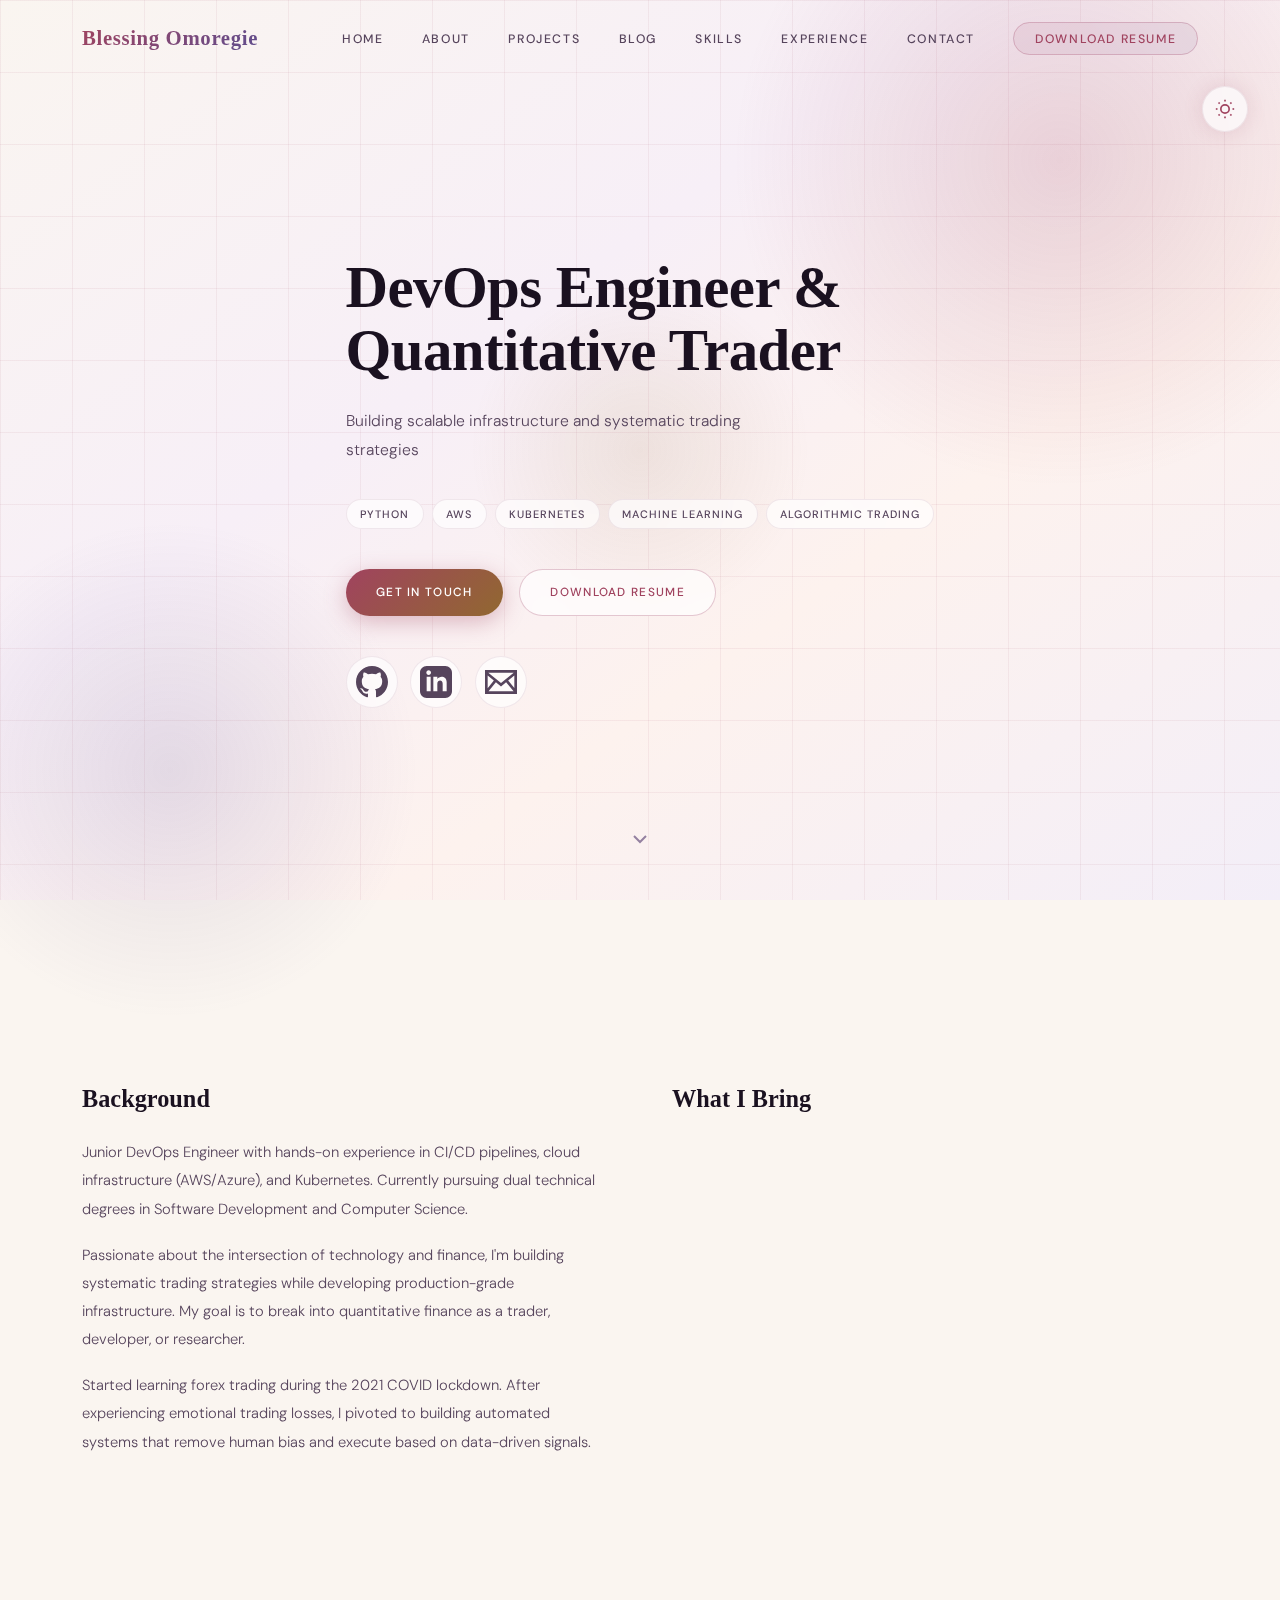
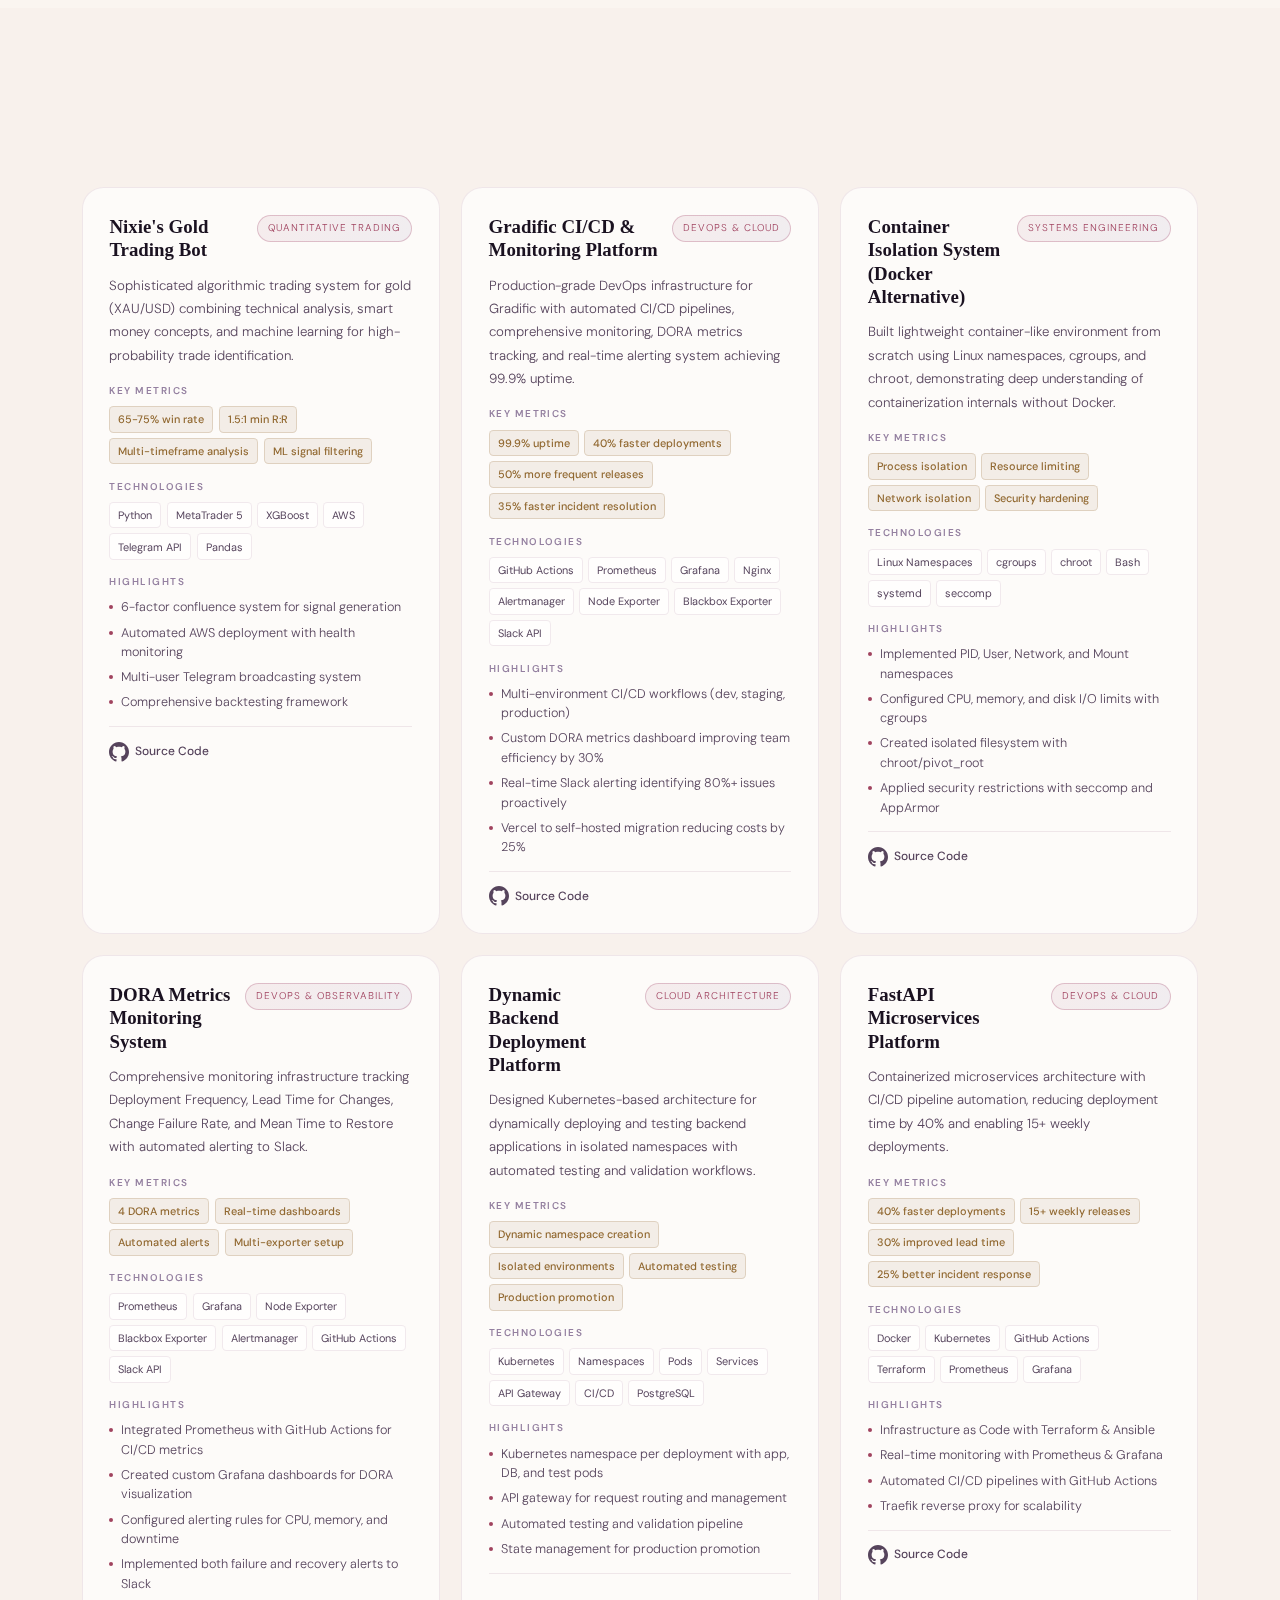
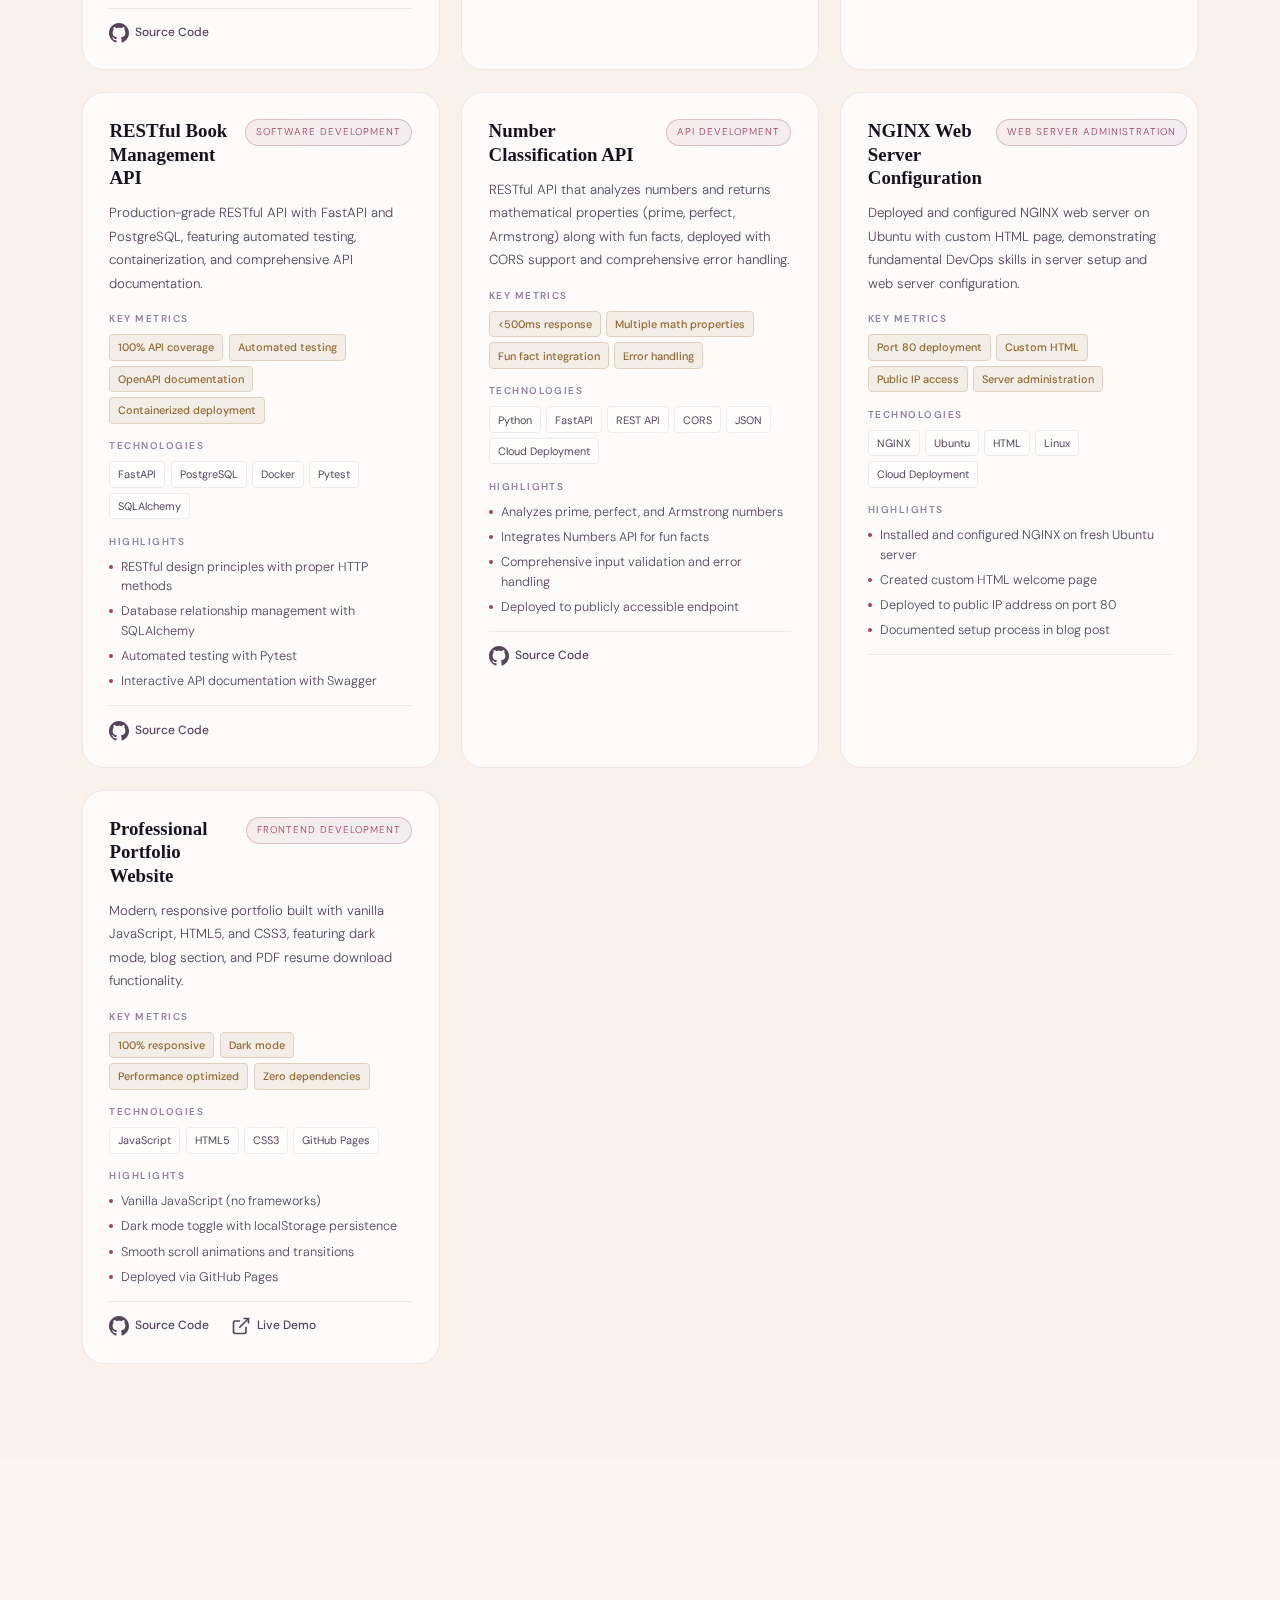
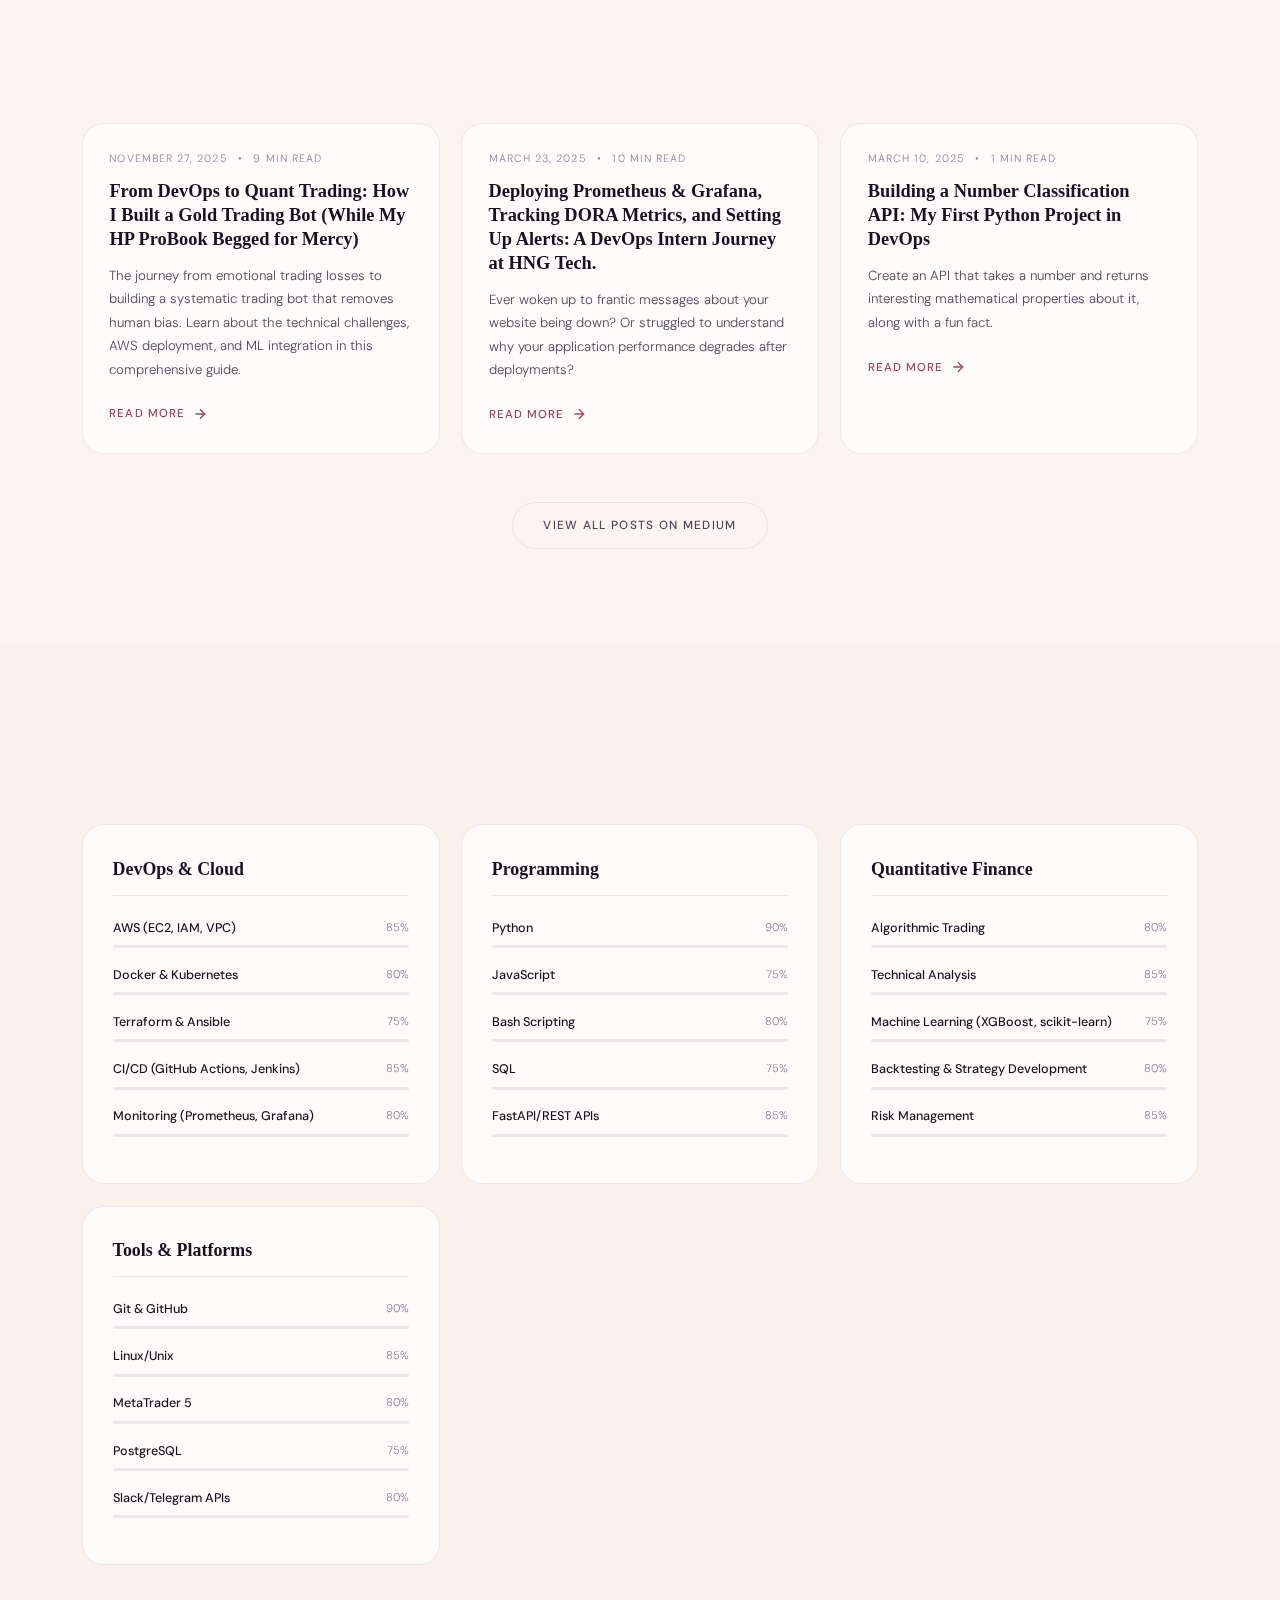
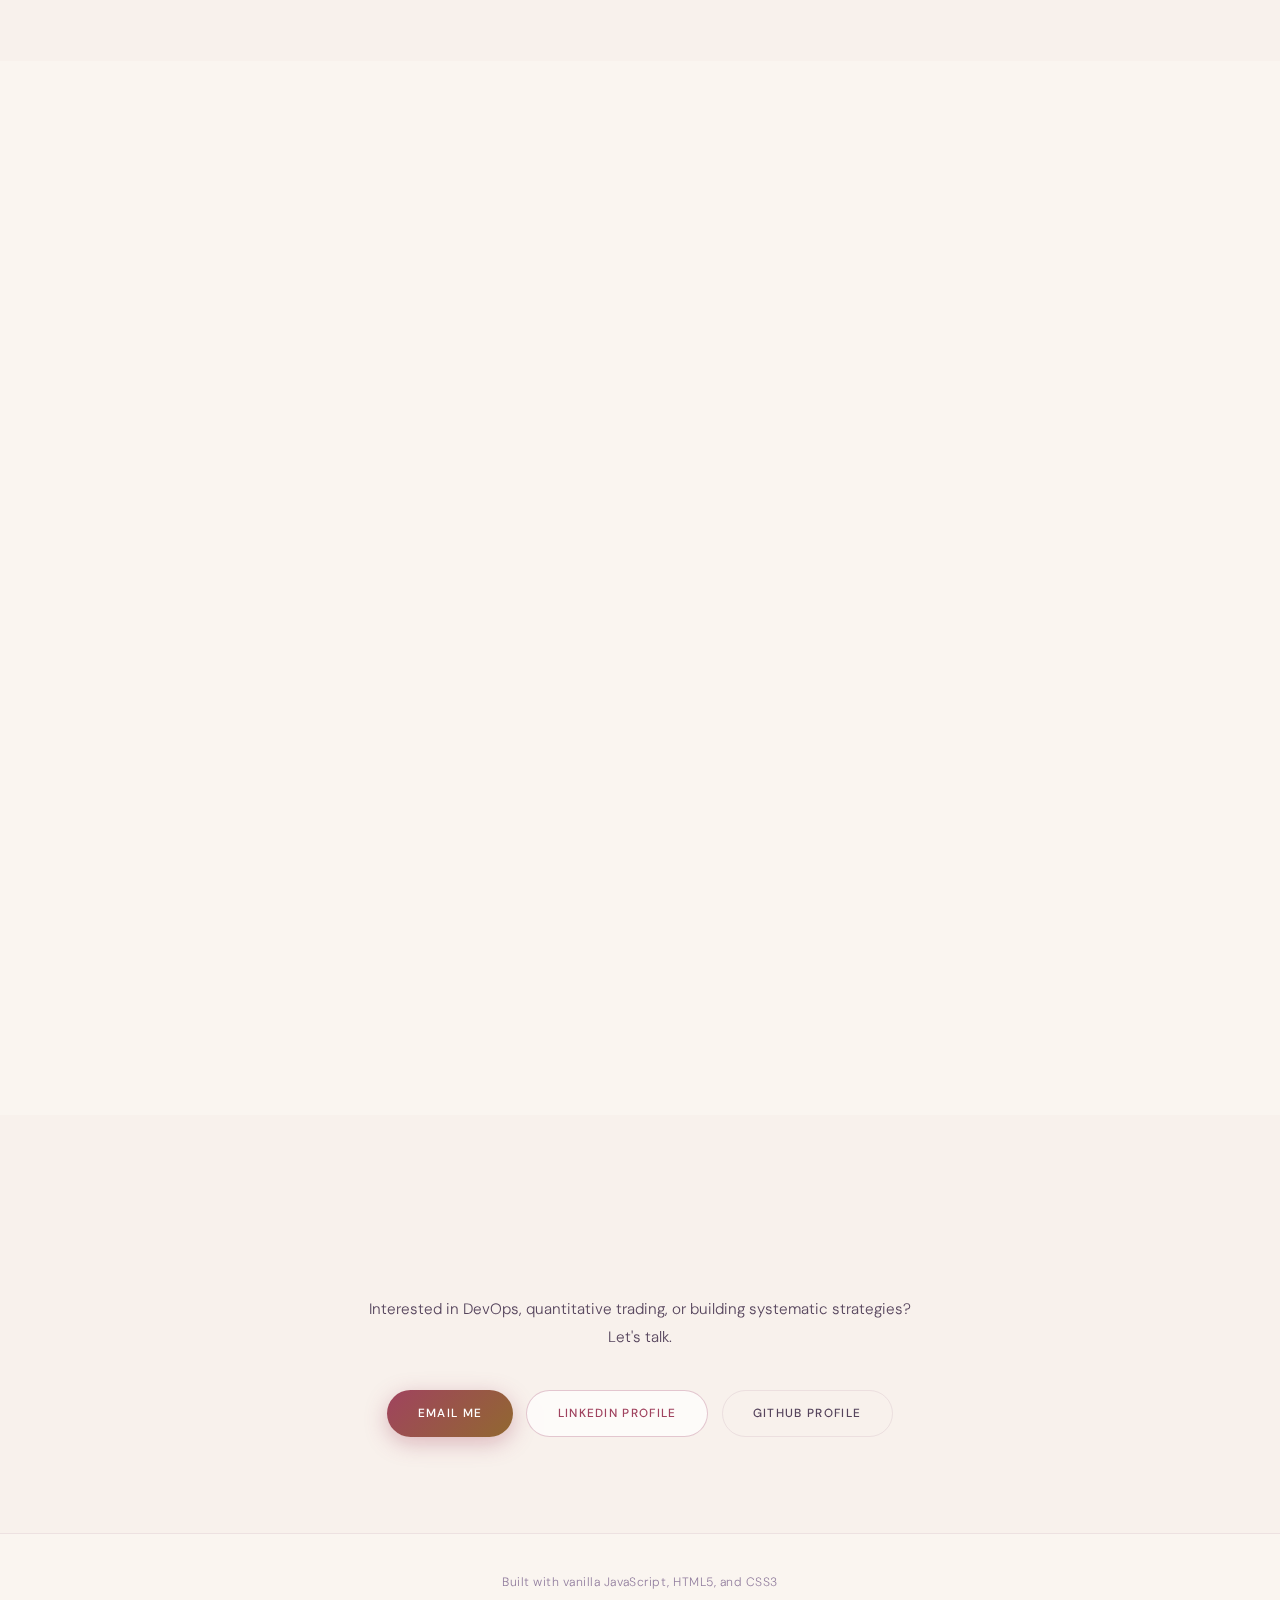
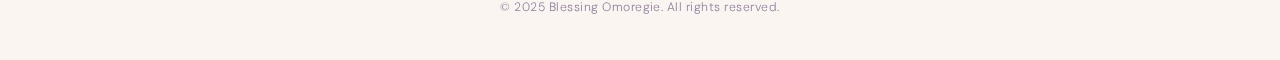
<file: index.html>
<!DOCTYPE html>
<html lang="en">
<head>
    <meta charset="UTF-8">
    <meta name="viewport" content="width=device-width, initial-scale=1.0">
    <meta name="description" content="Blessing Omoregie - DevOps Engineer and Quantitative Trader specializing in cloud infrastructure, CI/CD, and algorithmic trading systems.">
    <meta name="keywords" content="DevOps, Quantitative Trading, Python, AWS, Kubernetes, Machine Learning, Algorithmic Trading">
    <meta name="author" content="Blessing Omoregie">
    <title>Blessing Omoregie | DevOps Engineer & Quantitative Trader</title>
    <link rel="icon" type="image/svg+xml" href="data:image/svg+xml,%3Csvg xmlns='http://www.w3.org/2000/svg' viewBox='0 0 100 100'%3E%3Ctext y='0.9em' font-size='90'%3EB%3C/text%3E%3C/svg%3E">
    <link rel="stylesheet" href="styles.css">
    <link rel="preconnect" href="https://fonts.googleapis.com">
    <link rel="preconnect" href="https://fonts.gstatic.com" crossorigin>
    <link href="https://fonts.googleapis.com/css2?family=Inter:wght@400;500;600;700;800&display=swap" rel="stylesheet">
</head>
<body>
    <!-- Dark Mode Toggle -->
    <button class="theme-toggle" id="theme-toggle" aria-label="Toggle dark mode">
        <svg class="sun-icon" width="20" height="20" viewBox="0 0 24 24" fill="none" stroke="currentColor" stroke-width="2">
            <circle cx="12" cy="12" r="5"></circle>
            <line x1="12" y1="1" x2="12" y2="3"></line>
            <line x1="12" y1="21" x2="12" y2="23"></line>
            <line x1="4.22" y1="4.22" x2="5.64" y2="5.64"></line>
            <line x1="18.36" y1="18.36" x2="19.78" y2="19.78"></line>
            <line x1="1" y1="12" x2="3" y2="12"></line>
            <line x1="21" y1="12" x2="23" y2="12"></line>
            <line x1="4.22" y1="19.78" x2="5.64" y2="18.36"></line>
            <line x1="18.36" y1="5.64" x2="19.78" y2="4.22"></line>
        </svg>
        <svg class="moon-icon" width="20" height="20" viewBox="0 0 24 24" fill="none" stroke="currentColor" stroke-width="2">
            <path d="M21 12.79A9 9 0 1 1 11.21 3 7 7 0 0 0 21 12.79z"></path>
        </svg>
    </button>

    <!-- Navigation -->
    <nav id="navbar" class="navbar">
        <div class="container nav-container">
            <div class="logo">Blessing Omoregie</div>
            <button class="mobile-menu-btn" id="mobile-menu-btn" aria-label="Toggle menu">
                <span></span>
                <span></span>
                <span></span>
            </button>
            <ul class="nav-menu" id="nav-menu">
                <li><a href="#home" class="nav-link">Home</a></li>
                <li><a href="#about" class="nav-link">About</a></li>
                <li><a href="#projects" class="nav-link">Projects</a></li>
                <li><a href="#blog" class="nav-link">Blog</a></li>
                <li><a href="#skills" class="nav-link">Skills</a></li>
                <li><a href="#experience" class="nav-link">Experience</a></li>
                <li><a href="#contact" class="nav-link">Contact</a></li>
                <li><a href="#" id="resume-download-nav" class="nav-link nav-cta">Download Resume</a></li>
            </ul>
        </div>
    </nav>

    <!-- Hero Section -->
    <section id="home" class="hero">
        <div class="container hero-content">
            <h1 class="hero-title">DevOps Engineer &<br>Quantitative Trader</h1>
            <p class="hero-subtitle">Building scalable infrastructure and systematic trading strategies</p>
            <div class="hero-tags">
                <span class="tag">Python</span>
                <span class="tag">AWS</span>
                <span class="tag">Kubernetes</span>
                <span class="tag">Machine Learning</span>
                <span class="tag">Algorithmic Trading</span>
            </div>
            <div class="hero-actions">
                <a href="#contact" class="btn btn-primary">Get In Touch</a>
                <a href="#" id="resume-download-hero" class="btn btn-secondary">Download Resume</a>
            </div>
            <div class="hero-socials">
                <a href="https://github.com/nixiestone" target="_blank" rel="noopener noreferrer" class="social-link" aria-label="GitHub">
                    <svg width="32" height="32" viewBox="0 0 24 24" fill="currentColor"><path d="M12 0c-6.626 0-12 5.373-12 12 0 5.302 3.438 9.8 8.207 11.387.599.111.793-.261.793-.577v-2.234c-3.338.726-4.033-1.416-4.033-1.416-.546-1.387-1.333-1.756-1.333-1.756-1.089-.745.083-.729.083-.729 1.205.084 1.839 1.237 1.839 1.237 1.07 1.834 2.807 1.304 3.492.997.107-.775.418-1.305.762-1.604-2.665-.305-5.467-1.334-5.467-5.931 0-1.311.469-2.381 1.236-3.221-.124-.303-.535-1.524.117-3.176 0 0 1.008-.322 3.301 1.23.957-.266 1.983-.399 3.003-.404 1.02.005 2.047.138 3.006.404 2.291-1.552 3.297-1.23 3.297-1.23.653 1.653.242 2.874.118 3.176.77.84 1.235 1.911 1.235 3.221 0 4.609-2.807 5.624-5.479 5.921.43.372.823 1.102.823 2.222v3.293c0 .319.192.694.801.576 4.765-1.589 8.199-6.086 8.199-11.386 0-6.627-5.373-12-12-12z"/></svg>
                </a>
                <a href="https://linkedin.com/in/nixie001" target="_blank" rel="noopener noreferrer" class="social-link" aria-label="LinkedIn">
                    <svg width="32" height="32" viewBox="0 0 24 24" fill="currentColor"><path d="M19 0h-14c-2.761 0-5 2.239-5 5v14c0 2.761 2.239 5 5 5h14c2.762 0 5-2.239 5-5v-14c0-2.761-2.238-5-5-5zm-11 19h-3v-11h3v11zm-1.5-12.268c-.966 0-1.75-.79-1.75-1.764s.784-1.764 1.75-1.764 1.75.79 1.75 1.764-.783 1.764-1.75 1.764zm13.5 12.268h-3v-5.604c0-3.368-4-3.113-4 0v5.604h-3v-11h3v1.765c1.396-2.586 7-2.777 7 2.476v6.759z"/></svg>
                </a>
                <a href="mailto:omoregieblessing52@gmail.com" class="social-link" aria-label="Email">
                    <svg width="32" height="32" viewBox="0 0 24 24" fill="currentColor"><path d="M0 3v18h24v-18h-24zm6.623 7.929l-4.623 5.712v-9.458l4.623 3.746zm-4.141-5.929h19.035l-9.517 7.713-9.518-7.713zm5.694 7.188l3.824 3.099 3.83-3.104 5.612 6.817h-18.779l5.513-6.812zm9.208-1.264l4.616-3.741v9.348l-4.616-5.607z"/></svg>
                </a>
            </div>
        </div>
        <div class="scroll-indicator">
            <svg width="24" height="24" viewBox="0 0 24 24" fill="none" stroke="currentColor" stroke-width="2"><polyline points="6 9 12 15 18 9"></polyline></svg>
        </div>
    </section>

    <!-- About Section -->
    <section id="about" class="section">
        <div class="container">
            <h2 class="section-title">About Me</h2>
            <div class="about-grid">
                <div class="about-text">
                    <h3>Background</h3>
                    <p>Junior DevOps Engineer with hands-on experience in CI/CD pipelines, cloud infrastructure (AWS/Azure), and Kubernetes. Currently pursuing dual technical degrees in Software Development and Computer Science.</p>
                    <p>Passionate about the intersection of technology and finance, I'm building systematic trading strategies while developing production-grade infrastructure. My goal is to break into quantitative finance as a trader, developer, or researcher.</p>
                    <p>Started learning forex trading during the 2021 COVID lockdown. After experiencing emotional trading losses, I pivoted to building automated systems that remove human bias and execute based on data-driven signals.</p>
                </div>
                <div class="about-highlights">
                    <h3>What I Bring</h3>
                    <div class="highlight-item">
                        <div class="highlight-icon">
                            <svg width="24" height="24" viewBox="0 0 24 24" fill="none" stroke="currentColor" stroke-width="2"><path d="M18 10h-1.26A8 8 0 1 0 9 20h9a5 5 0 0 0 0-10z"></path></svg>
                        </div>
                        <div>
                            <h4>DevOps Excellence</h4>
                            <p>Infrastructure as Code, CI/CD automation, and monitoring implementation</p>
                        </div>
                    </div>
                    <div class="highlight-item">
                        <div class="highlight-icon">
                            <svg width="24" height="24" viewBox="0 0 24 24" fill="none" stroke="currentColor" stroke-width="2"><polyline points="23 6 13.5 15.5 8.5 10.5 1 18"></polyline><polyline points="17 6 23 6 23 12"></polyline></svg>
                        </div>
                        <div>
                            <h4>Quantitative Mindset</h4>
                            <p>Systematic strategy development, backtesting, and risk management</p>
                        </div>
                    </div>
                    <div class="highlight-item">
                        <div class="highlight-icon">
                            <svg width="24" height="24" viewBox="0 0 24 24" fill="none" stroke="currentColor" stroke-width="2"><polyline points="16 18 22 12 16 6"></polyline><polyline points="8 6 2 12 8 18"></polyline></svg>
                        </div>
                        <div>
                            <h4>Full-Stack Development</h4>
                            <p>Python, JavaScript, RESTful APIs, and database management</p>
                        </div>
                    </div>
                    <div class="highlight-item">
                        <div class="highlight-icon">
                            <svg width="24" height="24" viewBox="0 0 24 24" fill="none" stroke="currentColor" stroke-width="2"><ellipse cx="12" cy="5" rx="9" ry="3"></ellipse><path d="M21 12c0 1.66-4 3-9 3s-9-1.34-9-3"></path><path d="M3 5v14c0 1.66 4 3 9 3s9-1.34 9-3V5"></path></svg>
                        </div>
                        <div>
                            <h4>Data-Driven Approach</h4>
                            <p>Machine learning, data analysis, and performance optimization</p>
                        </div>
                    </div>
                </div>
            </div>
        </div>
    </section>

    <!-- Projects Section -->
    <section id="projects" class="section section-alt">
        <div class="container">
            <h2 class="section-title">Featured Projects</h2>
            <div class="projects-grid" id="projects-grid">
                <!-- Projects will be dynamically inserted here -->
            </div>
        </div>
    </section>

    <!-- Blog Section -->
    <section id="blog" class="section">
        <div class="container">
            <h2 class="section-title">Blog</h2>
            <p class="section-subtitle">Thoughts on DevOps, quantitative trading, and building systematic strategies</p>
            <div class="blog-grid" id="blog-grid">
                <!-- Blog posts will be dynamically inserted here -->
            </div>
            <div class="blog-cta">
                <a href="https://medium.com/@NixieB" target="_blank" rel="noopener noreferrer" class="btn btn-outline">
                    View All Posts on Medium
                </a>
            </div>
        </div>
    </section>

    <!-- Skills Section -->
    <section id="skills" class="section section-alt">
        <div class="container">
            <h2 class="section-title">Technical Skills</h2>
            <div class="skills-grid" id="skills-grid">
                <!-- Skills will be dynamically inserted here -->
            </div>
        </div>
    </section>

    <!-- Experience Section -->
    <section id="experience" class="section">
        <div class="container">
            <h2 class="section-title">Experience</h2>
            <div class="experience-container">
                <!-- Experience will be dynamically inserted here -->
            </div>
        </div>
    </section>

    <!-- Contact Section -->
    <section id="contact" class="section section-alt">
        <div class="container contact-container">
            <h2 class="section-title">Let's Connect</h2>
            <p class="contact-subtitle">Interested in DevOps, quantitative trading, or building systematic strategies? Let's talk.</p>
            <div class="contact-buttons">
                <a href="mailto:omoregieblessing52@gmail.com" class="btn btn-primary">Email Me</a>
                <a href="https://linkedin.com/in/nixie001" target="_blank" rel="noopener noreferrer" class="btn btn-secondary">LinkedIn Profile</a>
                <a href="https://github.com/nixiestone" target="_blank" rel="noopener noreferrer" class="btn btn-outline">GitHub Profile</a>
            </div>
        </div>
    </section>

    <!-- Footer -->
    <footer class="footer">
        <div class="container">
            <p>Built with vanilla JavaScript, HTML5, and CSS3</p>
            <p class="copyright">&copy; 2025 Blessing Omoregie. All rights reserved.</p>
        </div>
    </footer>

    <script src="script.js"></script>
</body>
</html>
</file>
<file: styles.css>
@import url('https://fonts.googleapis.com/css2?family=Cormorant+Garant:ital,wght@0,400;0,500;0,600;0,700;1,400;1,600&family=DM+Sans:ital,wght@0,300;0,400;0,500;0,600;1,300&display=swap');

/* ══════════════════════════════════════════════════════════════
   DARK MODE  (default)
   Obsidian canvas · dusty rose glass · champagne silk
══════════════════════════════════════════════════════════════ */
:root {
  /* backgrounds */
  --bg-root:   #060511;
  --bg-grad:   linear-gradient(145deg,#060511 0%,#0e0820 38%,#120b2a 65%,#080617 100%);

  /* glass surfaces */
  --glass:           rgba(255,255,255,0.038);
  --glass-hover:     rgba(255,255,255,0.068);
  --glass-strong:    rgba(255,255,255,0.058);
  --glass-border:    rgba(255,255,255,0.08);
  --glass-border-hi: rgba(210,162,185,0.30);
  --glass-blur:      blur(22px);
  --glass-blur-sm:   blur(12px);

  /* palette */
  --rose:       #d8a6be;
  --rose-mid:   #c07494;
  --gold:       #c6a06a;
  --gold-light: #dfc08a;
  --lavender:   #b6a8da;

  /* text */
  --text-1: #ece5f4;
  --text-2: #998eb0;
  --text-3: #5a5072;

  /* gradients */
  --grad-accent:  linear-gradient(135deg,#d8a6be 0%,#b6a8da 100%);
  --grad-cta:     linear-gradient(135deg,#c07494 0%,#c6a06a 100%);
  --grad-subtle:  linear-gradient(135deg,rgba(192,116,148,0.16) 0%,rgba(137,120,190,0.16) 100%);

  /* shadows */
  --sh-glow:    0 0 48px rgba(192,116,148,0.12);
  --sh-glow-sm: 0 0 22px rgba(192,116,148,0.09);
  --sh-card:    0 8px 44px rgba(0,0,0,0.48);
  --sh-float:   0 22px 64px rgba(0,0,0,0.58);
  --sh-btn:     0 6px 26px rgba(192,116,148,0.32);

  /* ambient orbs */
  --orb-a: radial-gradient(circle,rgba(192,116,148,0.09) 0%,transparent 68%);
  --orb-b: radial-gradient(circle,rgba(136,120,192,0.08) 0%,transparent 65%);
  --orb-c: radial-gradient(circle,rgba(198,160,106,0.055) 0%,transparent 60%);

  /* tokens */
  --r-sm:  0.45rem;
  --r-md:  0.875rem;
  --r-lg:  1.35rem;
  --r-xl:  2rem;
  --ease:  cubic-bezier(0.4,0,0.2,1);
  --t:     all 0.30s var(--ease);
}

/* ══════════════════════════════════════════════════════════════
   LIGHT MODE
   Warm parchment · deep plum ink · antique rose gold
   Intentionally different character from dark — editorial,
   like a luxury magazine printed on cream stock
══════════════════════════════════════════════════════════════ */
[data-theme="light"] {
  /* backgrounds — warm ivory, never clinical white */
  --bg-root: #faf5f0;
  --bg-grad: linear-gradient(145deg,#faf5f0 0%,#f7eff7 38%,#fdf2ee 65%,#f3eef8 100%);

  /* glass — frosted cream paper, not translucent plastic */
  --glass:           rgba(255,255,255,0.68);
  --glass-hover:     rgba(255,255,255,0.88);
  --glass-strong:    rgba(255,252,250,0.82);
  --glass-border:    rgba(180,140,160,0.18);
  --glass-border-hi: rgba(172,88,118,0.32);

  /* palette — richer and deeper in light mode for contrast */
  --rose:       #a0435f;
  --rose-mid:   #b85070;
  --gold:       #916830;
  --gold-light: #a87c42;
  --lavender:   #5f4d8e;

  /* text — warm dark plum, not flat black */
  --text-1: #1a1120;
  --text-2: #56445c;
  --text-3: #9480a0;

  /* gradients */
  --grad-accent:  linear-gradient(135deg,#a0435f 0%,#5f4d8e 100%);
  --grad-cta:     linear-gradient(135deg,#a0435f 0%,#916830 100%);
  --grad-subtle:  linear-gradient(135deg,rgba(160,67,95,0.08) 0%,rgba(95,77,142,0.08) 100%);

  /* shadows — warm and visible */
  --sh-glow:    0 0 48px rgba(160,67,95,0.22);
  --sh-glow-sm: 0 0 20px rgba(160,67,95,0.16);
  --sh-card:    0 8px 36px rgba(60,30,50,0.12);
  --sh-float:   0 18px 54px rgba(60,30,50,0.18);
  --sh-btn:     0 6px 22px rgba(160,67,95,0.34);

  /* orbs — clearly visible warm halos, stronger than dark mode equivalent */
  --orb-a: radial-gradient(circle,rgba(160,67,95,0.18) 0%,transparent 68%);
  --orb-b: radial-gradient(circle,rgba(95,77,142,0.14) 0%,transparent 65%);
  --orb-c: radial-gradient(circle,rgba(145,104,48,0.11) 0%,transparent 60%);
}

/* ══════════════════════════════════════════════════════════════
   RESET & BASE
══════════════════════════════════════════════════════════════ */
*,*::before,*::after{margin:0;padding:0;box-sizing:border-box}
html{scroll-behavior:smooth;font-size:16px}
body{
  font-family:'DM Sans',system-ui,sans-serif;
  font-weight:300;line-height:1.66;
  color:var(--text-1);
  background:var(--bg-root);
  background-image:var(--bg-grad);
  background-attachment:fixed;
  overflow-x:hidden;
  transition:background-color .42s ease,color .32s ease;
}

/* Ambient orbs */
body::before,body::after{
  content:'';position:fixed;border-radius:50%;
  pointer-events:none;z-index:0;
  transition:background .42s ease;
}
body::before{width:680px;height:680px;background:var(--orb-a);top:-180px;right:-120px}
body::after {width:540px;height:540px;background:var(--orb-b);bottom:-140px;left:-100px}
html::before{
  content:'';position:fixed;border-radius:50%;
  width:400px;height:400px;background:var(--orb-c);
  top:50%;left:50%;transform:translate(-50%,-50%);
  pointer-events:none;z-index:0;transition:background .42s ease;
}

.container{max-width:1180px;margin:0 auto;padding:0 2rem;position:relative;z-index:1}

/* ══════════════════════════════════════════════════════════════
   THEME TOGGLE
══════════════════════════════════════════════════════════════ */
.theme-toggle{
  position:fixed;top:5.4rem;right:2rem;z-index:999;
  width:46px;height:46px;border-radius:50%;
  border:1px solid var(--glass-border);
  background:var(--glass);
  backdrop-filter:var(--glass-blur-sm);-webkit-backdrop-filter:var(--glass-blur-sm);
  display:flex;align-items:center;justify-content:center;
  cursor:pointer;color:var(--rose);
  transition:var(--t),transform .22s var(--ease);
  box-shadow:var(--sh-glow-sm);
}
.theme-toggle:hover{
  border-color:var(--glass-border-hi);
  background:var(--glass-hover);
  transform:scale(1.12) rotate(22deg);
  box-shadow:var(--sh-glow);
}
[data-theme="light"] .moon-icon,
[data-theme="dark"]  .sun-icon{display:none}

/* ══════════════════════════════════════════════════════════════
   NAVIGATION
══════════════════════════════════════════════════════════════ */
.navbar{position:fixed;top:0;left:0;right:0;z-index:1000;transition:var(--t);padding:.2rem 0}
.navbar.scrolled{
  background:var(--glass-strong);
  backdrop-filter:var(--glass-blur);-webkit-backdrop-filter:var(--glass-blur);
  border-bottom:1px solid var(--glass-border);
  box-shadow:0 4px 32px rgba(0,0,0,.16);
}
[data-theme="light"] .navbar.scrolled{
  background:rgba(250,245,240,.9);
  box-shadow:0 4px 24px rgba(60,30,50,.1);
}

.nav-container{display:flex;justify-content:space-between;align-items:center;padding:1.1rem 2rem}

.logo{
  font-family:'Cormorant Garant',serif;
  font-size:1.3rem;font-weight:600;letter-spacing:.03em;
  background:var(--grad-accent);
  -webkit-background-clip:text;-webkit-text-fill-color:transparent;background-clip:text;
}

.nav-menu{display:flex;list-style:none;gap:2.4rem;align-items:center}
.nav-link{
  font-size:.77rem;font-weight:500;letter-spacing:.13em;text-transform:uppercase;
  color:var(--text-2);text-decoration:none;transition:var(--t);position:relative;
}
.nav-link::after{
  content:'';position:absolute;bottom:-5px;left:0;
  width:0;height:1px;background:var(--grad-accent);transition:width .28s ease;
}
.nav-link:hover,.nav-link.active{color:var(--rose)}
.nav-link:hover::after,.nav-link.active::after{width:100%}

.nav-cta{
  padding:.48rem 1.3rem;border-radius:2rem;
  background:var(--grad-subtle);border:1px solid var(--glass-border-hi);
  color:var(--rose) !important;
  backdrop-filter:var(--glass-blur-sm);-webkit-backdrop-filter:var(--glass-blur-sm);
}
.nav-cta::after{display:none}
.nav-cta:hover{background:rgba(192,116,148,.18);transform:translateY(-1px);box-shadow:var(--sh-glow-sm)}

.mobile-menu-btn{
  display:none;flex-direction:column;gap:5px;
  background:none;border:none;cursor:pointer;padding:5px;
}
.mobile-menu-btn span{width:24px;height:2px;background:var(--text-2);display:block;transition:var(--t)}

/* ══════════════════════════════════════════════════════════════
   HERO
══════════════════════════════════════════════════════════════ */
.hero{
  min-height:100vh;
  display:flex;align-items:center;justify-content:center;
  padding:9rem 0 5rem;position:relative;overflow:hidden;
}

/* Subtle grid lattice */
.hero::before{
  content:'';position:absolute;inset:0;
  background-image:
    linear-gradient(rgba(210,162,185,.024) 1px,transparent 1px),
    linear-gradient(90deg,rgba(210,162,185,.024) 1px,transparent 1px);
  background-size:72px 72px;pointer-events:none;
}
[data-theme="light"] .hero::before{
  background-image:
    linear-gradient(rgba(160,67,95,.07) 1px,transparent 1px),
    linear-gradient(90deg,rgba(160,67,95,.07) 1px,transparent 1px);
}

.hero-inner{
  display:grid;grid-template-columns:1fr 1fr;gap:5rem;align-items:center;
  width:100%;max-width:1180px;margin:0 auto;padding:0 2rem;
}

/* ── Photo ── */
.hero-photo-column{display:flex;justify-content:center;align-items:center}
.photo-frame-outer{position:relative;width:360px;height:440px}

/* glow ring behind frame */
.photo-frame-outer::before{
  content:'';position:absolute;inset:-3px;
  border-radius:2rem 6rem 2rem 6rem;
  background:var(--grad-accent);
  opacity:.36;filter:blur(10px);z-index:0;
  transition:opacity .34s ease;
}
.photo-frame-outer:hover::before{opacity:.54}

/* corner accent */
.photo-frame-outer::after{
  content:'';position:absolute;
  width:90px;height:90px;bottom:-14px;right:-14px;
  border-right:1.5px solid var(--glass-border-hi);
  border-bottom:1.5px solid var(--glass-border-hi);
  border-radius:0 0 .9rem 0;z-index:3;pointer-events:none;
}

.photo-frame{
  position:relative;z-index:1;
  width:100%;height:100%;
  border-radius:2rem 6rem 2rem 6rem;
  background:#0e0820;
  border:1px solid var(--glass-border);overflow:hidden;
  display:block;           /* NOT flex — flex creates baseline gap below img */
  transition:var(--t);
}
.photo-frame:hover{border-color:var(--glass-border-hi);box-shadow:var(--sh-glow)}
.photo-frame img{
  display:block;           /* removes inline-element bottom gap */
  width:100%;
  height:100%;
  object-fit:cover;
  object-position:center top;
}

.photo-badge{
  position:absolute;bottom:-1.1rem;right:-1.1rem;z-index:4;
  background:var(--glass-strong);
  backdrop-filter:var(--glass-blur-sm);-webkit-backdrop-filter:var(--glass-blur-sm);
  border:1px solid var(--glass-border-hi);
  border-radius:var(--r-md);padding:.72rem 1.15rem;box-shadow:var(--sh-card);
}
.photo-badge-label{font-size:.6rem;letter-spacing:.14em;text-transform:uppercase;color:var(--text-3);margin-bottom:.14rem}
.photo-badge-value{font-family:'Cormorant Garant',serif;font-size:1.04rem;font-weight:600;color:var(--rose)}

/* ── Hero text ── */
.hero-text-column{display:flex;flex-direction:column}

.hero-eyebrow{
  font-size:.7rem;letter-spacing:.22em;text-transform:uppercase;
  color:var(--rose);margin-bottom:1.3rem;
  display:flex;align-items:center;gap:.8rem;
}
.hero-eyebrow::before{content:'';width:30px;height:1px;background:var(--rose);display:block}

.hero-title{
  font-family:'Cormorant Garant',serif;
  font-size:clamp(2.8rem,4.6vw,3.9rem);font-weight:700;
  line-height:1.07;margin-bottom:1.6rem;
  color:var(--text-1);letter-spacing:-.01em;
}
.hero-title span{
  background:var(--grad-accent);
  -webkit-background-clip:text;-webkit-text-fill-color:transparent;background-clip:text;
}

.hero-subtitle{
  font-size:.98rem;font-weight:300;color:var(--text-2);
  margin-bottom:2.2rem;max-width:420px;line-height:1.82;
}

.hero-tags{display:flex;flex-wrap:wrap;gap:.5rem;margin-bottom:2.5rem}
.tag{
  padding:.3rem .85rem;font-size:.68rem;font-weight:500;
  letter-spacing:.09em;text-transform:uppercase;border-radius:2rem;
  background:var(--glass);border:1px solid var(--glass-border);
  color:var(--text-2);
  backdrop-filter:var(--glass-blur-sm);-webkit-backdrop-filter:var(--glass-blur-sm);
  transition:var(--t);
}
.tag:hover{border-color:var(--glass-border-hi);color:var(--rose);background:var(--glass-hover)}

.hero-actions{display:flex;gap:1rem;flex-wrap:wrap;margin-bottom:2.5rem}

.hero-socials{display:flex;gap:.8rem;align-items:center}
.social-link{
  width:40px;height:40px;border-radius:50%;
  display:flex;align-items:center;justify-content:center;
  background:var(--glass);border:1px solid var(--glass-border);
  color:var(--text-2);text-decoration:none;
  backdrop-filter:var(--glass-blur-sm);-webkit-backdrop-filter:var(--glass-blur-sm);
  transition:var(--t);
}
.social-link:hover{border-color:var(--glass-border-hi);color:var(--rose);transform:translateY(-3px);box-shadow:var(--sh-glow-sm)}

.scroll-indicator{
  position:absolute;bottom:2.5rem;left:50%;
  transform:translateX(-50%);color:var(--text-3);
  animation:bounce 2.5s ease-in-out infinite;
}

/* ══════════════════════════════════════════════════════════════
   SECTIONS
══════════════════════════════════════════════════════════════ */
.section{padding:6rem 0;position:relative;z-index:1}
.section-alt{background:rgba(255,255,255,.013)}
[data-theme="light"] .section-alt{background:rgba(160,67,95,.022)}

.section-title{
  font-family:'Cormorant Garant',serif;
  font-size:clamp(2rem,3.6vw,2.75rem);font-weight:700;
  text-align:center;margin-bottom:.65rem;
  color:var(--text-1);letter-spacing:-.01em;
}
.section-title-accent{
  display:flex;align-items:center;justify-content:center;gap:1rem;margin-bottom:3.5rem;
}
.section-title-accent .line{height:1px;width:52px;background:var(--grad-accent);opacity:.52}
.section-title-accent span:not(.line){font-size:.62rem;letter-spacing:.2em;text-transform:uppercase;color:var(--text-3)}
.section-subtitle{text-align:center;color:var(--text-2);font-size:.94rem;font-weight:300;max-width:540px;margin:0 auto 3.5rem;line-height:1.87}

/* ══════════════════════════════════════════════════════════════
   ABOUT
══════════════════════════════════════════════════════════════ */
.about-grid{display:grid;grid-template-columns:1fr 1fr;gap:4rem;align-items:start}
.about-text h3{font-family:'Cormorant Garant',serif;font-size:1.52rem;font-weight:600;color:var(--text-1);margin-bottom:1.15rem}
.about-text p{font-size:.92rem;color:var(--text-2);line-height:1.92;margin-bottom:1.1rem}
.about-highlights h3{font-family:'Cormorant Garant',serif;font-size:1.52rem;font-weight:600;color:var(--text-1);margin-bottom:1rem}

.highlight-item{
  display:flex;gap:1.1rem;align-items:flex-start;
  background:var(--glass);border:1px solid var(--glass-border);
  border-radius:var(--r-md);padding:1.1rem 1.25rem;
  backdrop-filter:var(--glass-blur-sm);-webkit-backdrop-filter:var(--glass-blur-sm);
  transition:var(--t);margin-bottom:.7rem;
}
.highlight-item:hover{border-color:var(--glass-border-hi);background:var(--glass-hover);transform:translateX(4px)}
.highlight-icon{
  width:37px;height:37px;min-width:37px;border-radius:var(--r-sm);
  background:var(--grad-subtle);border:1px solid var(--glass-border-hi);
  display:flex;align-items:center;justify-content:center;color:var(--rose);
}
.highlight-item h4{font-size:.86rem;font-weight:600;color:var(--text-1);margin-bottom:.18rem}
.highlight-item p{font-size:.78rem;color:var(--text-2);line-height:1.6}

/* ══════════════════════════════════════════════════════════════
   PROJECTS
══════════════════════════════════════════════════════════════ */
.projects-grid{display:grid;grid-template-columns:repeat(auto-fill,minmax(320px,1fr));gap:1.35rem}
.project-card{
  background:var(--glass);backdrop-filter:var(--glass-blur);-webkit-backdrop-filter:var(--glass-blur);
  border:1px solid var(--glass-border);border-radius:var(--r-lg);
  overflow:hidden;transition:var(--t);position:relative;
}
.project-card::before{
  content:'';position:absolute;top:0;left:0;right:0;height:2px;
  background:var(--grad-accent);opacity:0;transition:opacity .28s ease;
}
.project-card:hover{border-color:var(--glass-border-hi);transform:translateY(-5px);box-shadow:var(--sh-float);background:var(--glass-hover)}
.project-card:hover::before{opacity:1}

.project-content{padding:1.65rem}
.project-header{display:flex;justify-content:space-between;align-items:flex-start;gap:.85rem;margin-bottom:.75rem}
.project-title{font-family:'Cormorant Garant',serif;font-size:1.18rem;font-weight:600;color:var(--text-1);line-height:1.24}
.project-category{font-size:.62rem;letter-spacing:.1em;text-transform:uppercase;padding:.26rem .65rem;border-radius:2rem;background:var(--grad-subtle);border:1px solid var(--glass-border-hi);color:var(--rose);white-space:nowrap;flex-shrink:0}
.project-description{font-size:.83rem;color:var(--text-2);line-height:1.76;margin-bottom:1rem}
.project-section{margin-bottom:.9rem}
.project-section h4{font-size:.62rem;font-weight:600;letter-spacing:.15em;text-transform:uppercase;color:var(--text-3);margin-bottom:.42rem}
.metrics-list,.tech-list{display:flex;flex-wrap:wrap;gap:.32rem}
.metric-tag{font-size:.68rem;font-weight:500;padding:.2rem .5rem;border-radius:.28rem;background:rgba(198,160,106,.1);border:1px solid rgba(198,160,106,.2);color:var(--gold-light)}
[data-theme="light"] .metric-tag{background:rgba(145,104,48,.09);border-color:rgba(145,104,48,.22);color:var(--gold)}
.tech-tag{font-size:.68rem;font-weight:400;padding:.2rem .5rem;border-radius:.28rem;background:var(--glass);border:1px solid var(--glass-border);color:var(--text-2)}
.highlights-list{list-style:none;font-size:.79rem;color:var(--text-2)}
.highlights-list li{display:flex;gap:.5rem;margin-bottom:.36rem;line-height:1.54;align-items:flex-start}
.highlights-list li::before{content:'';width:4px;height:4px;min-width:4px;border-radius:50%;background:var(--rose);margin-top:.5rem}
.project-links{display:flex;gap:1.35rem;padding-top:.9rem;border-top:1px solid var(--glass-border);margin-top:.65rem}
.project-link{display:flex;align-items:center;gap:.38rem;font-size:.75rem;font-weight:500;color:var(--text-2);text-decoration:none;transition:var(--t)}
.project-link:hover{color:var(--rose)}

/* ══════════════════════════════════════════════════════════════
   BLOG
══════════════════════════════════════════════════════════════ */
.blog-grid{display:grid;grid-template-columns:repeat(auto-fill,minmax(320px,1fr));gap:1.35rem;margin-bottom:3rem}
.blog-card{background:var(--glass);backdrop-filter:var(--glass-blur);-webkit-backdrop-filter:var(--glass-blur);border:1px solid var(--glass-border);border-radius:var(--r-lg);transition:var(--t);overflow:hidden}
.blog-card:hover{border-color:var(--glass-border-hi);transform:translateY(-4px);box-shadow:var(--sh-float);background:var(--glass-hover)}
.blog-content{padding:1.65rem}
.blog-meta{display:flex;gap:.65rem;margin-bottom:.75rem;font-size:.67rem;letter-spacing:.1em;text-transform:uppercase;color:var(--text-3)}
.blog-title{font-family:'Cormorant Garant',serif;font-size:1.15rem;font-weight:600;margin-bottom:.75rem;color:var(--text-1);line-height:1.3}
.blog-excerpt{font-size:.83rem;color:var(--text-2);line-height:1.76;margin-bottom:1.15rem}
.blog-link{display:inline-flex;align-items:center;gap:.46rem;font-size:.72rem;font-weight:500;letter-spacing:.09em;text-transform:uppercase;color:var(--rose);text-decoration:none;transition:var(--t)}
.blog-link:hover{gap:.7rem;color:var(--rose-mid)}
.blog-cta{text-align:center}

/* ══════════════════════════════════════════════════════════════
   SKILLS
══════════════════════════════════════════════════════════════ */
.skills-grid{display:grid;grid-template-columns:repeat(auto-fill,minmax(268px,1fr));gap:1.35rem}
.skill-category{background:var(--glass);backdrop-filter:var(--glass-blur);-webkit-backdrop-filter:var(--glass-blur);border:1px solid var(--glass-border);border-radius:var(--r-lg);padding:1.85rem;transition:var(--t)}
.skill-category:hover{border-color:var(--glass-border-hi);background:var(--glass-hover)}
.skill-category h3{font-family:'Cormorant Garant',serif;font-size:1.12rem;font-weight:600;color:var(--text-1);margin-bottom:1.35rem;padding-bottom:.65rem;border-bottom:1px solid var(--glass-border)}
.skill-item{margin-bottom:1.05rem}
.skill-header{display:flex;justify-content:space-between;margin-bottom:.4rem}
.skill-name{font-size:.79rem;font-weight:500;color:var(--text-1)}
.skill-level{font-size:.7rem;color:var(--text-3)}
.skill-bar{height:3px;background:rgba(255,255,255,.07);border-radius:2px;overflow:hidden}
[data-theme="light"] .skill-bar{background:rgba(100,60,100,.1)}
.skill-progress{height:100%;background:var(--grad-accent);border-radius:2px;transition:width 1.15s cubic-bezier(0.4,0,0.2,1)}

/* ══════════════════════════════════════════════════════════════
   EXPERIENCE
══════════════════════════════════════════════════════════════ */
.experience-container{display:flex;flex-direction:column;gap:1.35rem}
.experience-card{
  background:var(--glass);backdrop-filter:var(--glass-blur);-webkit-backdrop-filter:var(--glass-blur);
  border:1px solid var(--glass-border);border-radius:var(--r-lg);
  padding:2rem;transition:var(--t);position:relative;overflow:hidden;
}
.experience-card::before{content:'';position:absolute;left:0;top:0;bottom:0;width:3px;background:var(--grad-accent);border-radius:0 2px 2px 0}
.experience-card:hover{border-color:var(--glass-border-hi);background:var(--glass-hover);box-shadow:var(--sh-card)}
.experience-header{display:flex;justify-content:space-between;align-items:flex-start;gap:1.4rem;margin-bottom:1.35rem}
.experience-card h3{font-family:'Cormorant Garant',serif;font-size:1.26rem;font-weight:600;color:var(--text-1);margin-bottom:.28rem}
.company{font-size:.8rem;font-weight:500;color:var(--rose);letter-spacing:.02em}
.period{font-size:.68rem;color:var(--text-3);letter-spacing:.08em;text-transform:uppercase;white-space:nowrap;background:var(--grad-subtle);border:1px solid var(--glass-border-hi);padding:.36rem .82rem;border-radius:2rem}
.achievements{list-style:none;display:flex;flex-direction:column;gap:.58rem}
.achievements li{display:flex;gap:.78rem;font-size:.83rem;color:var(--text-2);line-height:1.7;align-items:flex-start}
.achievements li::before{content:'';width:4px;height:4px;min-width:4px;border-radius:50%;background:var(--gold);margin-top:.58rem}

/* ══════════════════════════════════════════════════════════════
   CONTACT
══════════════════════════════════════════════════════════════ */
.contact-container{text-align:center;max-width:620px;margin:0 auto}
.contact-glass{
  background:var(--glass);backdrop-filter:var(--glass-blur);-webkit-backdrop-filter:var(--glass-blur);
  border:1px solid var(--glass-border);border-radius:var(--r-xl);
  padding:3.6rem 2.8rem;box-shadow:var(--sh-glow);
}
[data-theme="light"] .contact-glass{background:var(--glass-strong)}
.contact-subtitle{font-size:.95rem;color:var(--text-2);margin-bottom:2.4rem;line-height:1.87;font-weight:300}
.contact-buttons{display:flex;flex-wrap:wrap;justify-content:center;gap:.85rem}

/* ══════════════════════════════════════════════════════════════
   BUTTONS
══════════════════════════════════════════════════════════════ */
.btn{
  display:inline-flex;align-items:center;justify-content:center;
  padding:.8rem 1.9rem;border-radius:2rem;
  font-family:'DM Sans',sans-serif;font-size:.74rem;font-weight:500;
  letter-spacing:.11em;text-transform:uppercase;
  text-decoration:none;border:none;cursor:pointer;
  transition:var(--t);white-space:nowrap;
}
.btn-primary{background:var(--grad-cta);color:#fff;box-shadow:var(--sh-btn)}
.btn-primary:hover{transform:translateY(-2px);box-shadow:0 10px 32px rgba(192,116,148,.48);filter:brightness(1.06)}
.btn-secondary{background:var(--glass);backdrop-filter:var(--glass-blur-sm);-webkit-backdrop-filter:var(--glass-blur-sm);border:1px solid var(--glass-border-hi);color:var(--rose)}
.btn-secondary:hover{background:var(--glass-hover);transform:translateY(-2px);box-shadow:var(--sh-glow-sm)}
.btn-outline{background:transparent;border:1px solid var(--glass-border);color:var(--text-2)}
.btn-outline:hover{border-color:var(--glass-border-hi);color:var(--rose);transform:translateY(-2px)}

/* ══════════════════════════════════════════════════════════════
   FOOTER
══════════════════════════════════════════════════════════════ */
.footer{padding:2.4rem 0;text-align:center;border-top:1px solid var(--glass-border);position:relative;z-index:1}
.footer p{font-size:.76rem;color:var(--text-3);margin-bottom:.28rem;letter-spacing:.04em}
.copyright{font-size:.7rem;color:var(--text-3)}

/* ══════════════════════════════════════════════════════════════
   KEYFRAMES
══════════════════════════════════════════════════════════════ */
@keyframes fadeInUp  {from{opacity:0;transform:translateY(20px)}to{opacity:1;transform:translateY(0)}}
@keyframes fadeInLeft{from{opacity:0;transform:translateX(-20px)}to{opacity:1;transform:translateX(0)}}
@keyframes bounce    {0%,100%{transform:translateX(-50%) translateY(0)}50%{transform:translateX(-50%) translateY(-8px)}}

.hero-text-column {animation:fadeInLeft .82s ease-out both}
.hero-photo-column{animation:fadeInUp  .82s .11s ease-out both}

/* ══════════════════════════════════════════════════════════════
   RESPONSIVE
══════════════════════════════════════════════════════════════ */
@media(max-width:960px){
  .hero-inner{grid-template-columns:1fr;text-align:center;gap:3rem}
  .hero-photo-column{order:-1}
  .photo-frame-outer{width:280px;height:340px;margin:0 auto}
  .hero-eyebrow{justify-content:center}
  .hero-eyebrow::before{display:none}
  .hero-tags,.hero-actions,.hero-socials{justify-content:center}
  .about-grid{grid-template-columns:1fr;gap:2.5rem}
}
@media(max-width:768px){
  .theme-toggle{top:4.4rem;right:1rem}
  .nav-menu{
    display:none;position:absolute;top:100%;left:0;right:0;
    flex-direction:column;
    background:rgba(6,5,17,.96);
    backdrop-filter:var(--glass-blur);-webkit-backdrop-filter:var(--glass-blur);
    border-bottom:1px solid var(--glass-border);padding:1rem;gap:0;
  }
  [data-theme="light"] .nav-menu{background:rgba(250,245,240,.97)}
  .nav-menu.active{display:flex}
  .nav-menu li{padding:.82rem 0;border-bottom:1px solid var(--glass-border)}
  .nav-menu li:last-child{border-bottom:none}
  .mobile-menu-btn{display:flex}
  .mobile-menu-btn.active span:nth-child(1){transform:rotate(45deg) translate(5px,5px)}
  .mobile-menu-btn.active span:nth-child(2){opacity:0}
  .mobile-menu-btn.active span:nth-child(3){transform:rotate(-45deg) translate(7px,-6px)}
  .projects-grid,.blog-grid,.skills-grid{grid-template-columns:1fr}
  .experience-header{flex-direction:column;gap:.72rem}
  .contact-glass{padding:2.1rem 1.35rem}
  .contact-buttons{flex-direction:column}
  .contact-buttons .btn{width:100%}
  .section{padding:4rem 0}
}
@media(max-width:480px){
  .hero-title{font-size:2.4rem}
  .section-title{font-size:1.82rem}
  .photo-frame-outer{width:238px;height:288px}
}
@media print{
  .navbar,.scroll-indicator,.footer,.theme-toggle{display:none}
  .section{page-break-inside:avoid}
}


/* ══════════════════════════════════════════════════════════════
   PARTICLE CANVAS — sits behind all hero content
══════════════════════════════════════════════════════════════ */
#hero-canvas {
  position: absolute;
  inset: 0;
  width: 100%;
  height: 100%;
  pointer-events: none;
  z-index: 0;
}

/* ══════════════════════════════════════════════════════════════
   SOCIAL LINKS — 52px circles, 26px icons
══════════════════════════════════════════════════════════════ */
.social-link {
  width: 52px !important;
  height: 52px !important;
}

/* ══════════════════════════════════════════════════════════════
   PHOTO BADGE FLOAT — both themes
══════════════════════════════════════════════════════════════ */
.photo-badge {
  animation: floatBadge 3.8s ease-in-out infinite;
}
@keyframes floatBadge {
  0%, 100% { transform: translateY(0); }
  50%       { transform: translateY(-8px); }
}

/* ══════════════════════════════════════════════════════════════
   SKILL BAR SHIMMER — after fill (both themes)
══════════════════════════════════════════════════════════════ */
.skill-progress.filled {
  animation: shimmerBar 1.6s ease-out forwards;
}
@keyframes shimmerBar {
  0%   { filter: brightness(1); }
  45%  { filter: brightness(1.5); }
  100% { filter: brightness(1); }
}

/* ══════════════════════════════════════════════════════════════
   PAGE LOAD OVERLAY — theme-aware
══════════════════════════════════════════════════════════════ */
#page-loader {
  position: fixed;
  inset: 0;
  background: var(--bg-root);
  z-index: 9999;
  display: flex;
  align-items: center;
  justify-content: center;
  transition: opacity 0.55s ease, visibility 0.55s ease;
}
#page-loader.loaded {
  opacity: 0;
  visibility: hidden;
}
.loader-logo {
  font-family: 'Cormorant Garant', serif;
  font-size: 2.4rem;
  font-weight: 700;
  background: var(--grad-accent);
  -webkit-background-clip: text;
  -webkit-text-fill-color: transparent;
  background-clip: text;
  animation: loaderPulse 0.9s ease-in-out infinite alternate;
}
@keyframes loaderPulse {
  from { opacity: 0.45; transform: scale(0.96); }
  to   { opacity: 1;    transform: scale(1.04); }
}

/* ══════════════════════════════════════════════════════════════
   CURSOR GLOW — higher opacity so it shows in BOTH themes
══════════════════════════════════════════════════════════════ */
#cursor-glow {
  position: fixed;
  width: 380px;
  height: 380px;
  border-radius: 50%;
  background: radial-gradient(circle, rgba(192,116,148,0.11) 0%, transparent 68%);
  pointer-events: none;
  z-index: 0;
  transform: translate(-50%, -50%);
  transition: left 0.1s ease, top 0.1s ease;
  will-change: left, top;
}
[data-theme="light"] #cursor-glow {
  background: radial-gradient(circle, rgba(160,67,95,0.16) 0%, transparent 68%);
  width: 420px;
  height: 420px;
}

/* ══════════════════════════════════════════════════════════════
   SECTION TITLE SLIDE-UP — both themes
   Note: JS adds .in-view immediately for elements already visible
══════════════════════════════════════════════════════════════ */
.section-title,
.section-subtitle {
  opacity: 0;
  transform: translateY(22px);
  transition: opacity 0.65s ease, transform 0.65s ease;
  will-change: opacity, transform;
}
.section-title.in-view,
.section-subtitle.in-view {
  opacity: 1;
  transform: translateY(0);
}
.section-title-accent {
  opacity: 0;
  transition: opacity 0.5s 0.18s ease;
  will-change: opacity;
}
.section-title-accent.in-view {
  opacity: 1;
}
/* Accent lines grow outward from zero */
.section-title-accent .line {
  width: 0 !important;
  transition: width 0.65s 0.28s cubic-bezier(0.4,0,0.2,1);
}
.section-title-accent.in-view .line {
  width: 52px !important;
}

/* ══════════════════════════════════════════════════════════════
   STAGGERED CARD REVEAL — projects / blog / skills
══════════════════════════════════════════════════════════════ */
.reveal-hidden {
  opacity: 0;
  transform: translateY(30px);
  transition: opacity 0.65s cubic-bezier(0.4,0,0.2,1),
              transform 0.65s cubic-bezier(0.4,0,0.2,1);
}
.reveal-hidden.reveal-visible {
  opacity: 1;
  transform: translateY(0);
}
.reveal-delay-1 { transition-delay: 0.09s; }
.reveal-delay-2 { transition-delay: 0.18s; }

/* ══════════════════════════════════════════════════════════════
   HIGHLIGHT ITEMS — slide in from left, both themes
══════════════════════════════════════════════════════════════ */
.highlight-item {
  opacity: 0;
  transform: translateX(-22px);
  transition: opacity 0.55s ease, transform 0.55s ease,
              border-color 0.32s, background 0.32s;
}
.highlight-item.in-view {
  opacity: 1;
  transform: translateX(0);
}
/* stagger each card */
.highlight-item:nth-child(1) { transition-delay: 0.00s; }
.highlight-item:nth-child(2) { transition-delay: 0.10s; }
.highlight-item:nth-child(3) { transition-delay: 0.20s; }
.highlight-item:nth-child(4) { transition-delay: 0.30s; }

/* ══════════════════════════════════════════════════════════════
   EXPERIENCE CARDS — slide up, both themes
══════════════════════════════════════════════════════════════ */
.experience-card {
  opacity: 0;
  transform: translateY(26px);
  transition: opacity 0.6s ease, transform 0.6s ease,
              border-color 0.32s, background 0.32s, box-shadow 0.32s;
}
.experience-card.in-view {
  opacity: 1;
  transform: translateY(0);
}
.experience-card:nth-child(2) { transition-delay: 0.13s; }
.experience-card:nth-child(3) { transition-delay: 0.26s; }

/* ══════════════════════════════════════════════════════════════
   NAV ACTIVE GLOW — colour adjusted per theme
══════════════════════════════════════════════════════════════ */
.nav-link.active {
  text-shadow: 0 0 14px rgba(192,116,148,0.55);
}
[data-theme="light"] .nav-link.active {
  text-shadow: 0 0 12px rgba(160,67,95,0.4);
}

/* ══════════════════════════════════════════════════════════════
   PARALLAX TARGETS
══════════════════════════════════════════════════════════════ */
.parallax-slow { will-change: transform; }
.parallax-fast { will-change: transform; }
</file>
